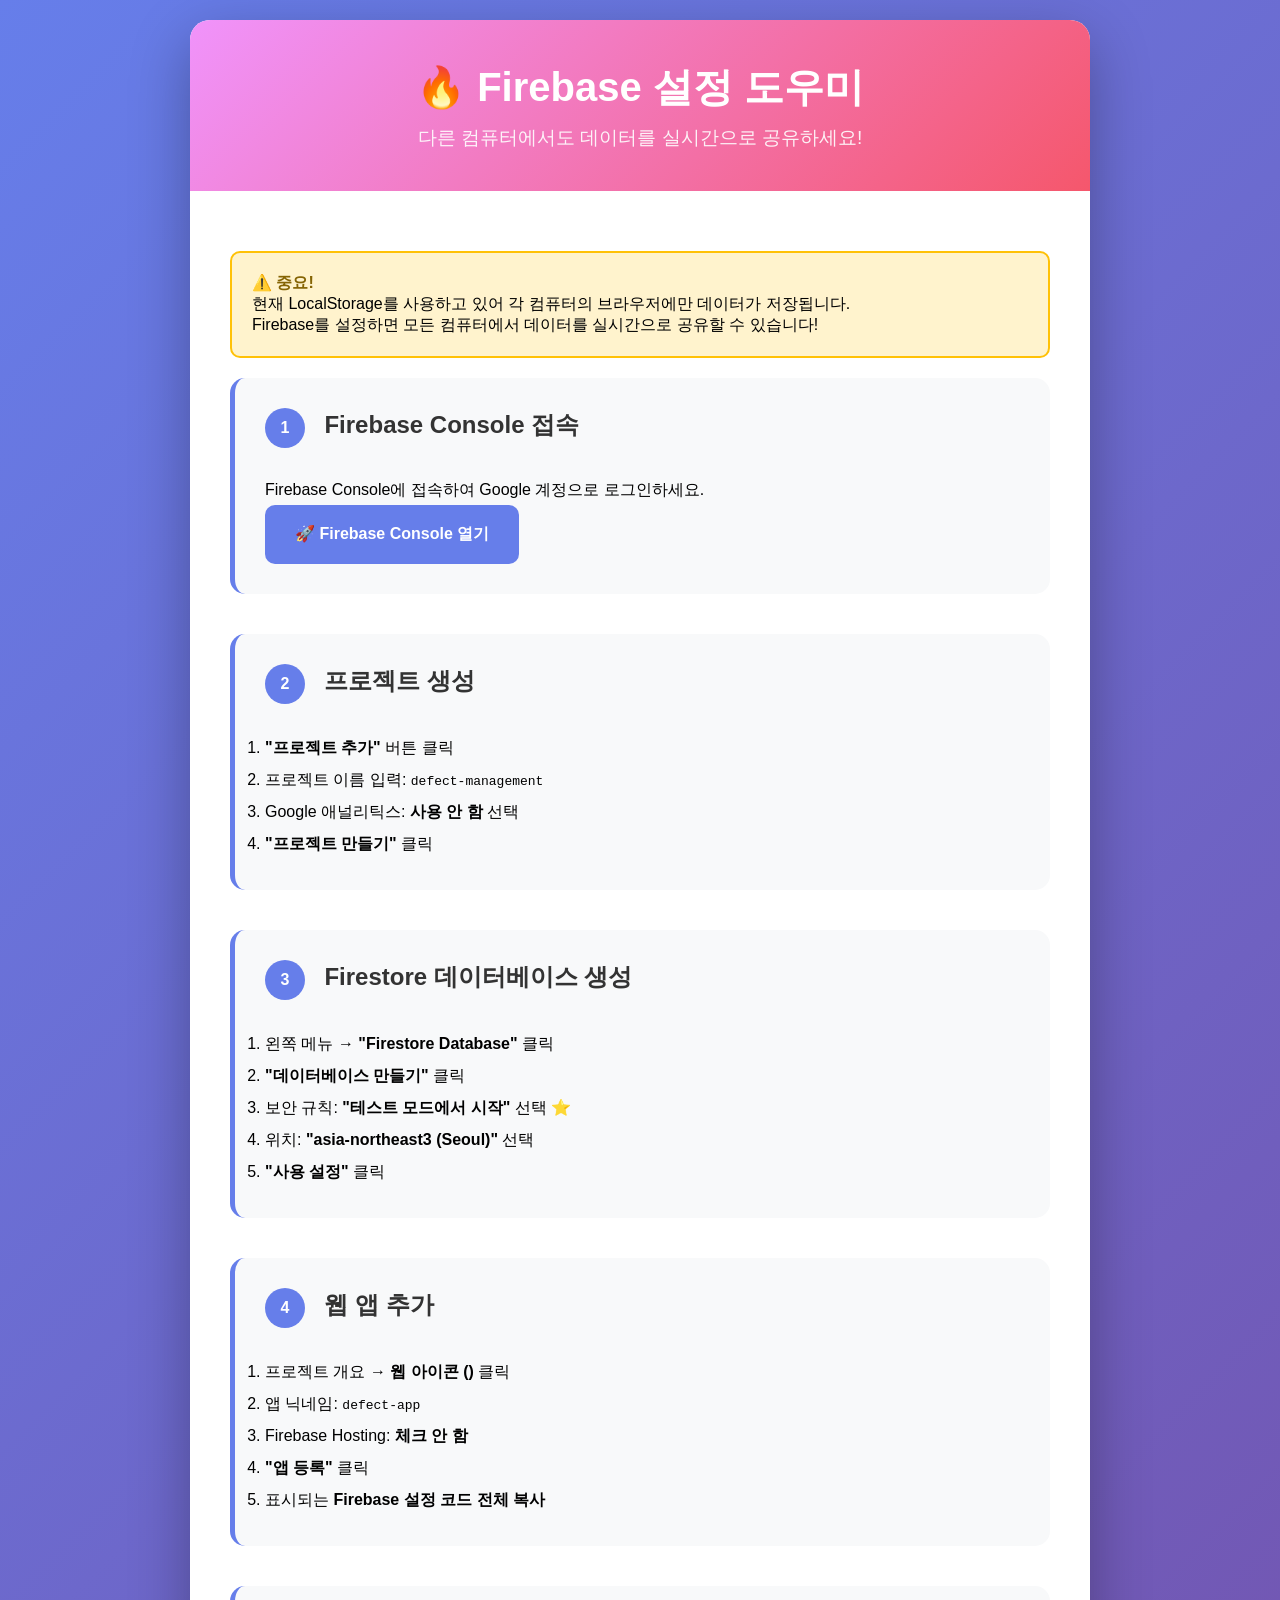
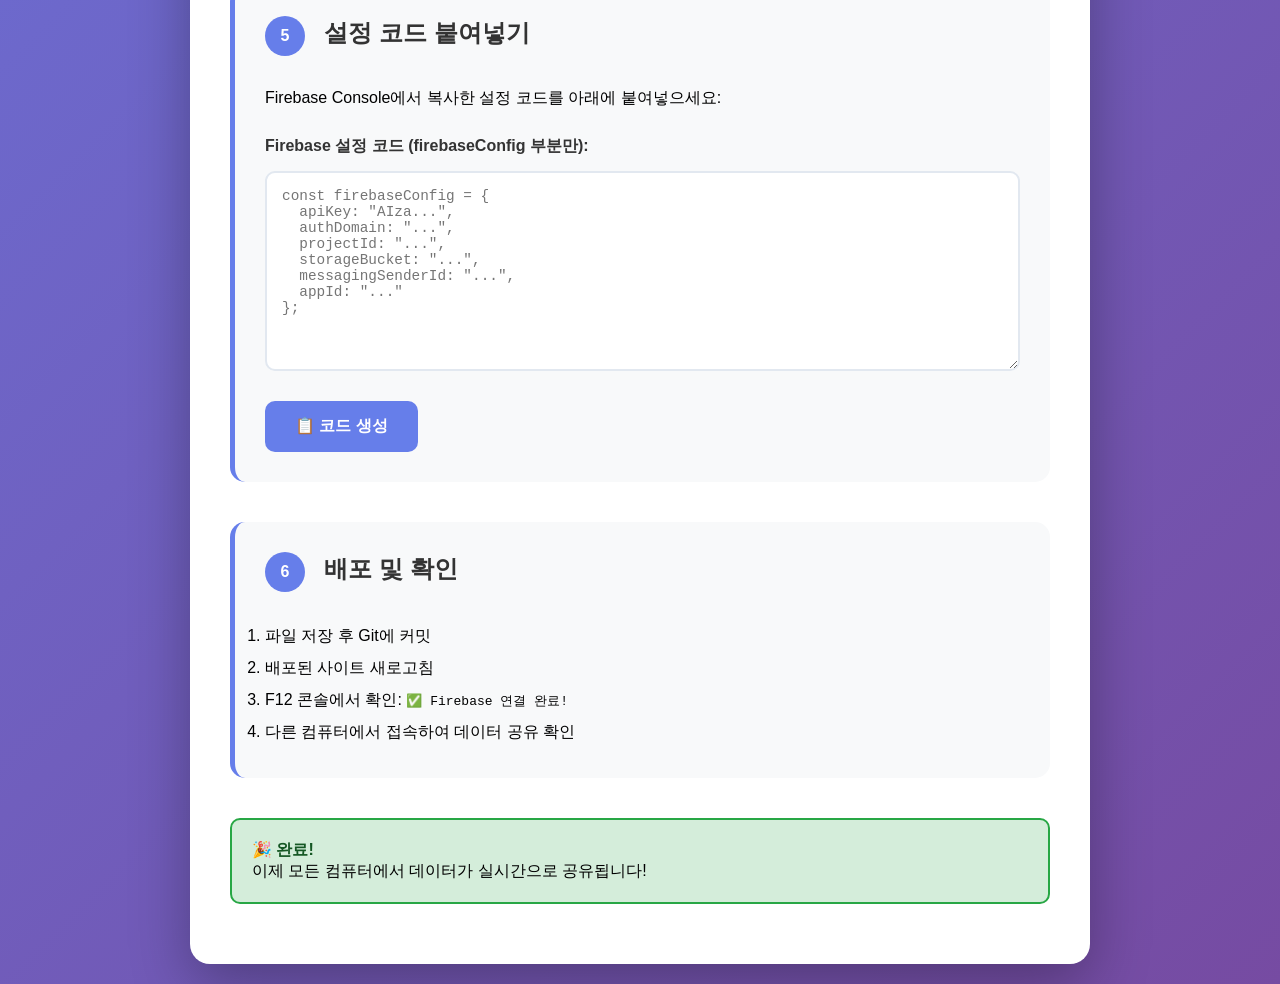
<file: firebase-setup-helper.html>
<!DOCTYPE html>
<html lang="ko">
<head>
    <meta charset="UTF-8">
    <meta name="viewport" content="width=device-width, initial-scale=1.0">
    <title>Firebase 설정 도우미</title>
    <style>
        * {
            margin: 0;
            padding: 0;
            box-sizing: border-box;
        }
        body {
            font-family: -apple-system, BlinkMacSystemFont, 'Segoe UI', Roboto, sans-serif;
            background: linear-gradient(135deg, #667eea 0%, #764ba2 100%);
            min-height: 100vh;
            padding: 20px;
        }
        .container {
            max-width: 900px;
            margin: 0 auto;
            background: white;
            border-radius: 20px;
            box-shadow: 0 20px 60px rgba(0,0,0,0.3);
            overflow: hidden;
        }
        .header {
            background: linear-gradient(135deg, #f093fb 0%, #f5576c 100%);
            color: white;
            padding: 40px;
            text-align: center;
        }
        .header h1 {
            font-size: 2.5rem;
            margin-bottom: 10px;
        }
        .header p {
            font-size: 1.2rem;
            opacity: 0.9;
        }
        .content {
            padding: 40px;
        }
        .step {
            margin-bottom: 40px;
            padding: 30px;
            background: #f8f9fa;
            border-radius: 15px;
            border-left: 5px solid #667eea;
        }
        .step-number {
            display: inline-block;
            width: 40px;
            height: 40px;
            background: #667eea;
            color: white;
            border-radius: 50%;
            text-align: center;
            line-height: 40px;
            font-weight: bold;
            margin-right: 15px;
        }
        .step h2 {
            display: inline-block;
            color: #333;
            margin-bottom: 15px;
        }
        .step-content {
            margin-top: 20px;
            line-height: 1.8;
        }
        .code-box {
            background: #2d3748;
            color: #e2e8f0;
            padding: 20px;
            border-radius: 10px;
            margin: 15px 0;
            overflow-x: auto;
        }
        .code-box pre {
            margin: 0;
            font-family: 'Courier New', monospace;
        }
        .btn {
            display: inline-block;
            padding: 15px 30px;
            background: #667eea;
            color: white;
            border: none;
            border-radius: 10px;
            font-size: 1rem;
            font-weight: bold;
            text-decoration: none;
            cursor: pointer;
            transition: all 0.3s;
        }
        .btn:hover {
            background: #5568d3;
            transform: translateY(-2px);
            box-shadow: 0 5px 15px rgba(102, 126, 234, 0.4);
        }
        .warning {
            background: #fff3cd;
            border: 2px solid #ffc107;
            border-radius: 10px;
            padding: 20px;
            margin: 20px 0;
        }
        .warning strong {
            color: #856404;
        }
        .success {
            background: #d4edda;
            border: 2px solid #28a745;
            border-radius: 10px;
            padding: 20px;
            margin: 20px 0;
        }
        .success strong {
            color: #155724;
        }
        .input-group {
            margin: 20px 0;
        }
        .input-group label {
            display: block;
            margin-bottom: 10px;
            font-weight: bold;
            color: #333;
        }
        .input-group textarea {
            width: 100%;
            min-height: 200px;
            padding: 15px;
            border: 2px solid #e2e8f0;
            border-radius: 10px;
            font-family: 'Courier New', monospace;
            font-size: 0.9rem;
            resize: vertical;
        }
        .input-group textarea:focus {
            outline: none;
            border-color: #667eea;
        }
    </style>
</head>
<body>
    <div class="container">
        <div class="header">
            <h1>🔥 Firebase 설정 도우미</h1>
            <p>다른 컴퓨터에서도 데이터를 실시간으로 공유하세요!</p>
        </div>

        <div class="content">
            <div class="warning">
                <strong>⚠️ 중요!</strong><br>
                현재 LocalStorage를 사용하고 있어 각 컴퓨터의 브라우저에만 데이터가 저장됩니다.<br>
                Firebase를 설정하면 모든 컴퓨터에서 데이터를 실시간으로 공유할 수 있습니다!
            </div>

            <div class="step">
                <span class="step-number">1</span>
                <h2>Firebase Console 접속</h2>
                <div class="step-content">
                    <p>Firebase Console에 접속하여 Google 계정으로 로그인하세요.</p>
                    <a href="https://console.firebase.google.com" target="_blank" class="btn">
                        🚀 Firebase Console 열기
                    </a>
                </div>
            </div>

            <div class="step">
                <span class="step-number">2</span>
                <h2>프로젝트 생성</h2>
                <div class="step-content">
                    <ol style="line-height: 2;">
                        <li><strong>"프로젝트 추가"</strong> 버튼 클릭</li>
                        <li>프로젝트 이름 입력: <code>defect-management</code></li>
                        <li>Google 애널리틱스: <strong>사용 안 함</strong> 선택</li>
                        <li><strong>"프로젝트 만들기"</strong> 클릭</li>
                    </ol>
                </div>
            </div>

            <div class="step">
                <span class="step-number">3</span>
                <h2>Firestore 데이터베이스 생성</h2>
                <div class="step-content">
                    <ol style="line-height: 2;">
                        <li>왼쪽 메뉴 → <strong>"Firestore Database"</strong> 클릭</li>
                        <li><strong>"데이터베이스 만들기"</strong> 클릭</li>
                        <li>보안 규칙: <strong>"테스트 모드에서 시작"</strong> 선택 ⭐</li>
                        <li>위치: <strong>"asia-northeast3 (Seoul)"</strong> 선택</li>
                        <li><strong>"사용 설정"</strong> 클릭</li>
                    </ol>
                </div>
            </div>

            <div class="step">
                <span class="step-number">4</span>
                <h2>웹 앱 추가</h2>
                <div class="step-content">
                    <ol style="line-height: 2;">
                        <li>프로젝트 개요 → <strong>웹 아이콘 (</>)</strong> 클릭</li>
                        <li>앱 닉네임: <code>defect-app</code></li>
                        <li>Firebase Hosting: <strong>체크 안 함</strong></li>
                        <li><strong>"앱 등록"</strong> 클릭</li>
                        <li>표시되는 <strong>Firebase 설정 코드 전체 복사</strong></li>
                    </ol>
                </div>
            </div>

            <div class="step">
                <span class="step-number">5</span>
                <h2>설정 코드 붙여넣기</h2>
                <div class="step-content">
                    <p>Firebase Console에서 복사한 설정 코드를 아래에 붙여넣으세요:</p>
                    
                    <div class="input-group">
                        <label>Firebase 설정 코드 (firebaseConfig 부분만):</label>
                        <textarea id="firebaseConfig" placeholder='const firebaseConfig = {
  apiKey: "AIza...",
  authDomain: "...",
  projectId: "...",
  storageBucket: "...",
  messagingSenderId: "...",
  appId: "..."
};'></textarea>
                    </div>

                    <button class="btn" onclick="generateCode()">
                        📋 코드 생성
                    </button>
                </div>
            </div>

            <div id="output" style="display: none;">
                <div class="success">
                    <strong>✅ 성공!</strong><br>
                    아래 코드를 <code>js/firebase-config.js</code> 파일의 5~12번 줄에 붙여넣으세요.
                </div>

                <div class="code-box">
                    <pre id="outputCode"></pre>
                </div>

                <button class="btn" onclick="copyCode()">
                    📋 코드 복사
                </button>
            </div>

            <div class="step">
                <span class="step-number">6</span>
                <h2>배포 및 확인</h2>
                <div class="step-content">
                    <ol style="line-height: 2;">
                        <li>파일 저장 후 Git에 커밋</li>
                        <li>배포된 사이트 새로고침</li>
                        <li>F12 콘솔에서 확인: <code>✅ Firebase 연결 완료!</code></li>
                        <li>다른 컴퓨터에서 접속하여 데이터 공유 확인</li>
                    </ol>
                </div>
            </div>

            <div class="success">
                <strong>🎉 완료!</strong><br>
                이제 모든 컴퓨터에서 데이터가 실시간으로 공유됩니다!
            </div>
        </div>
    </div>

    <script>
        function generateCode() {
            const input = document.getElementById('firebaseConfig').value;
            
            if (!input.trim()) {
                alert('Firebase 설정 코드를 입력하세요!');
                return;
            }

            // Extract config values
            try {
                const config = input.match(/\{[\s\S]*\}/);
                if (!config) {
                    throw new Error('유효하지 않은 형식입니다.');
                }

                const output = `const firebaseConfig = ${config[0]};`;
                
                document.getElementById('outputCode').textContent = output;
                document.getElementById('output').style.display = 'block';
                document.getElementById('output').scrollIntoView({ behavior: 'smooth' });
            } catch (error) {
                alert('오류: ' + error.message + '\n\nFirebase Console에서 전체 코드를 복사했는지 확인하세요.');
            }
        }

        function copyCode() {
            const code = document.getElementById('outputCode').textContent;
            navigator.clipboard.writeText(code).then(() => {
                alert('✅ 코드가 클립보드에 복사되었습니다!\n\njs/firebase-config.js 파일의 5~12번 줄에 붙여넣으세요.');
            }).catch(err => {
                alert('복사 실패: ' + err);
            });
        }
    </script>
</body>
</html>
</file>
